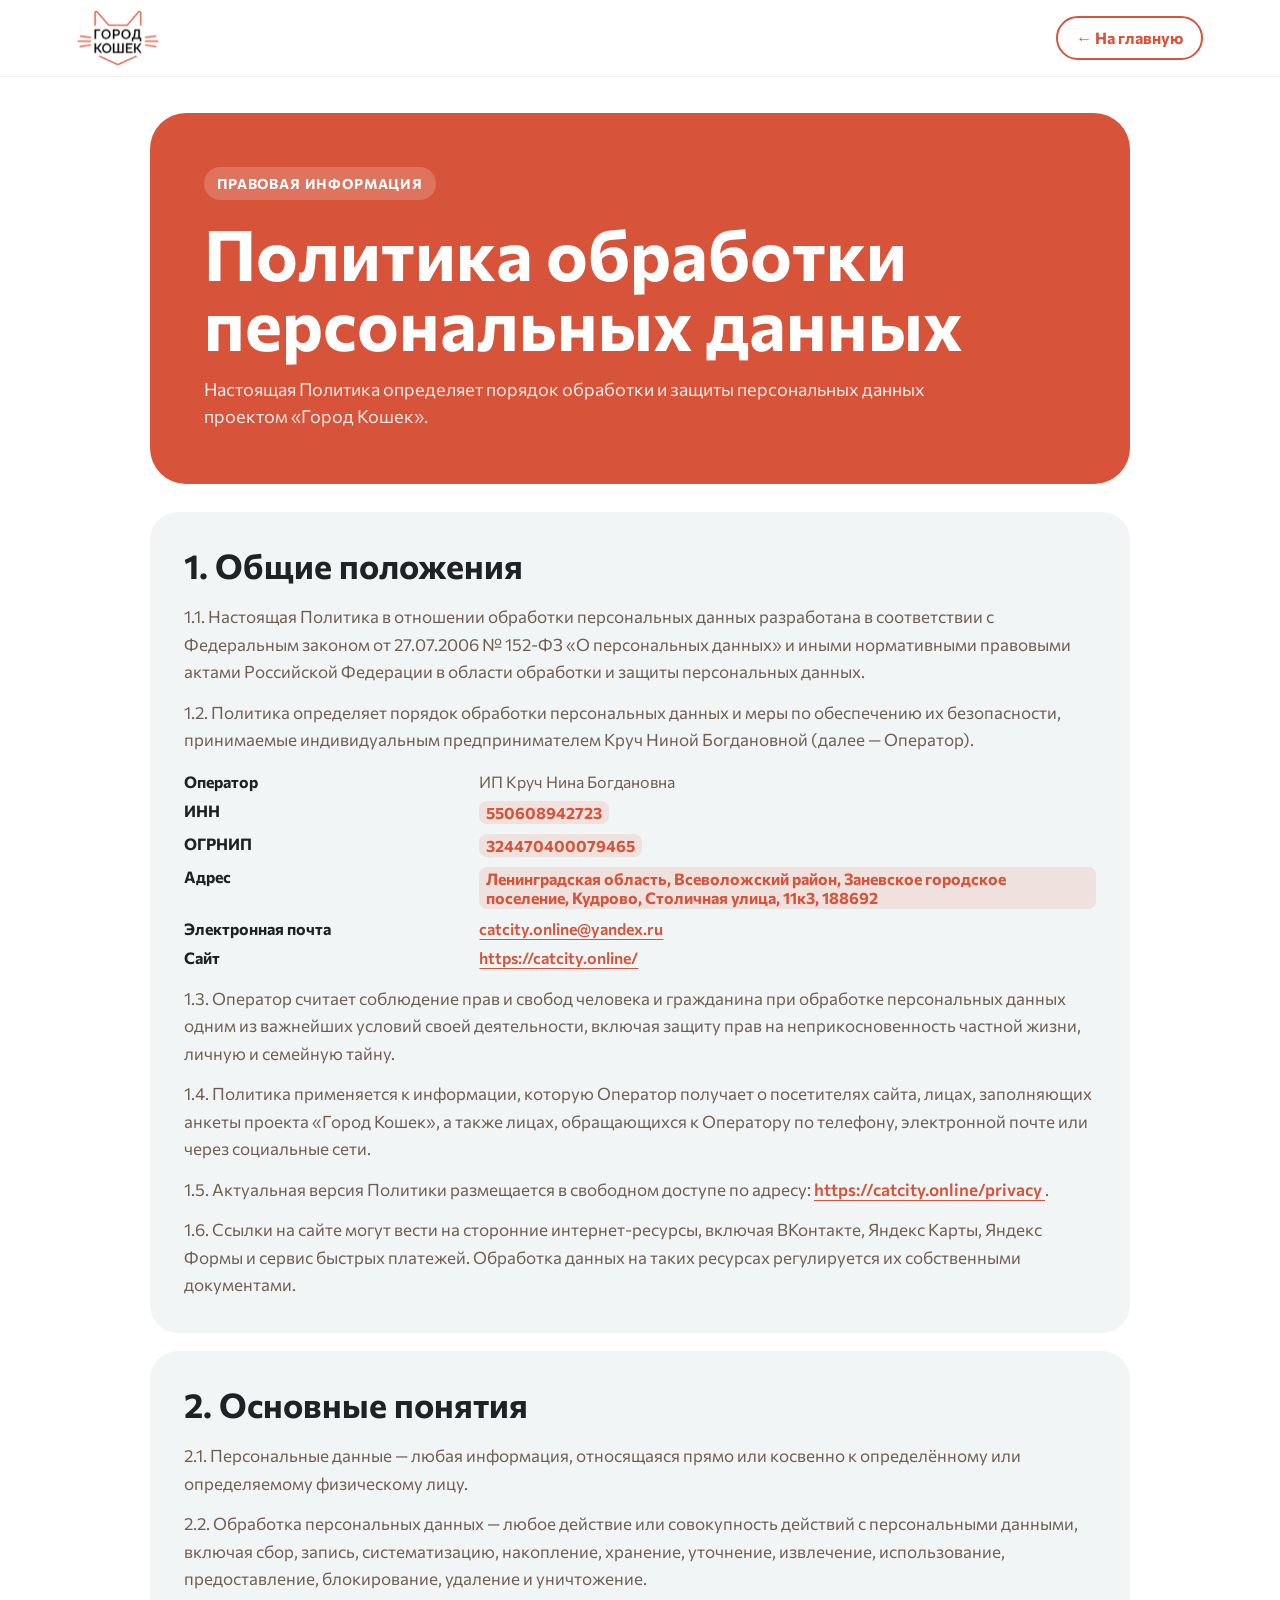
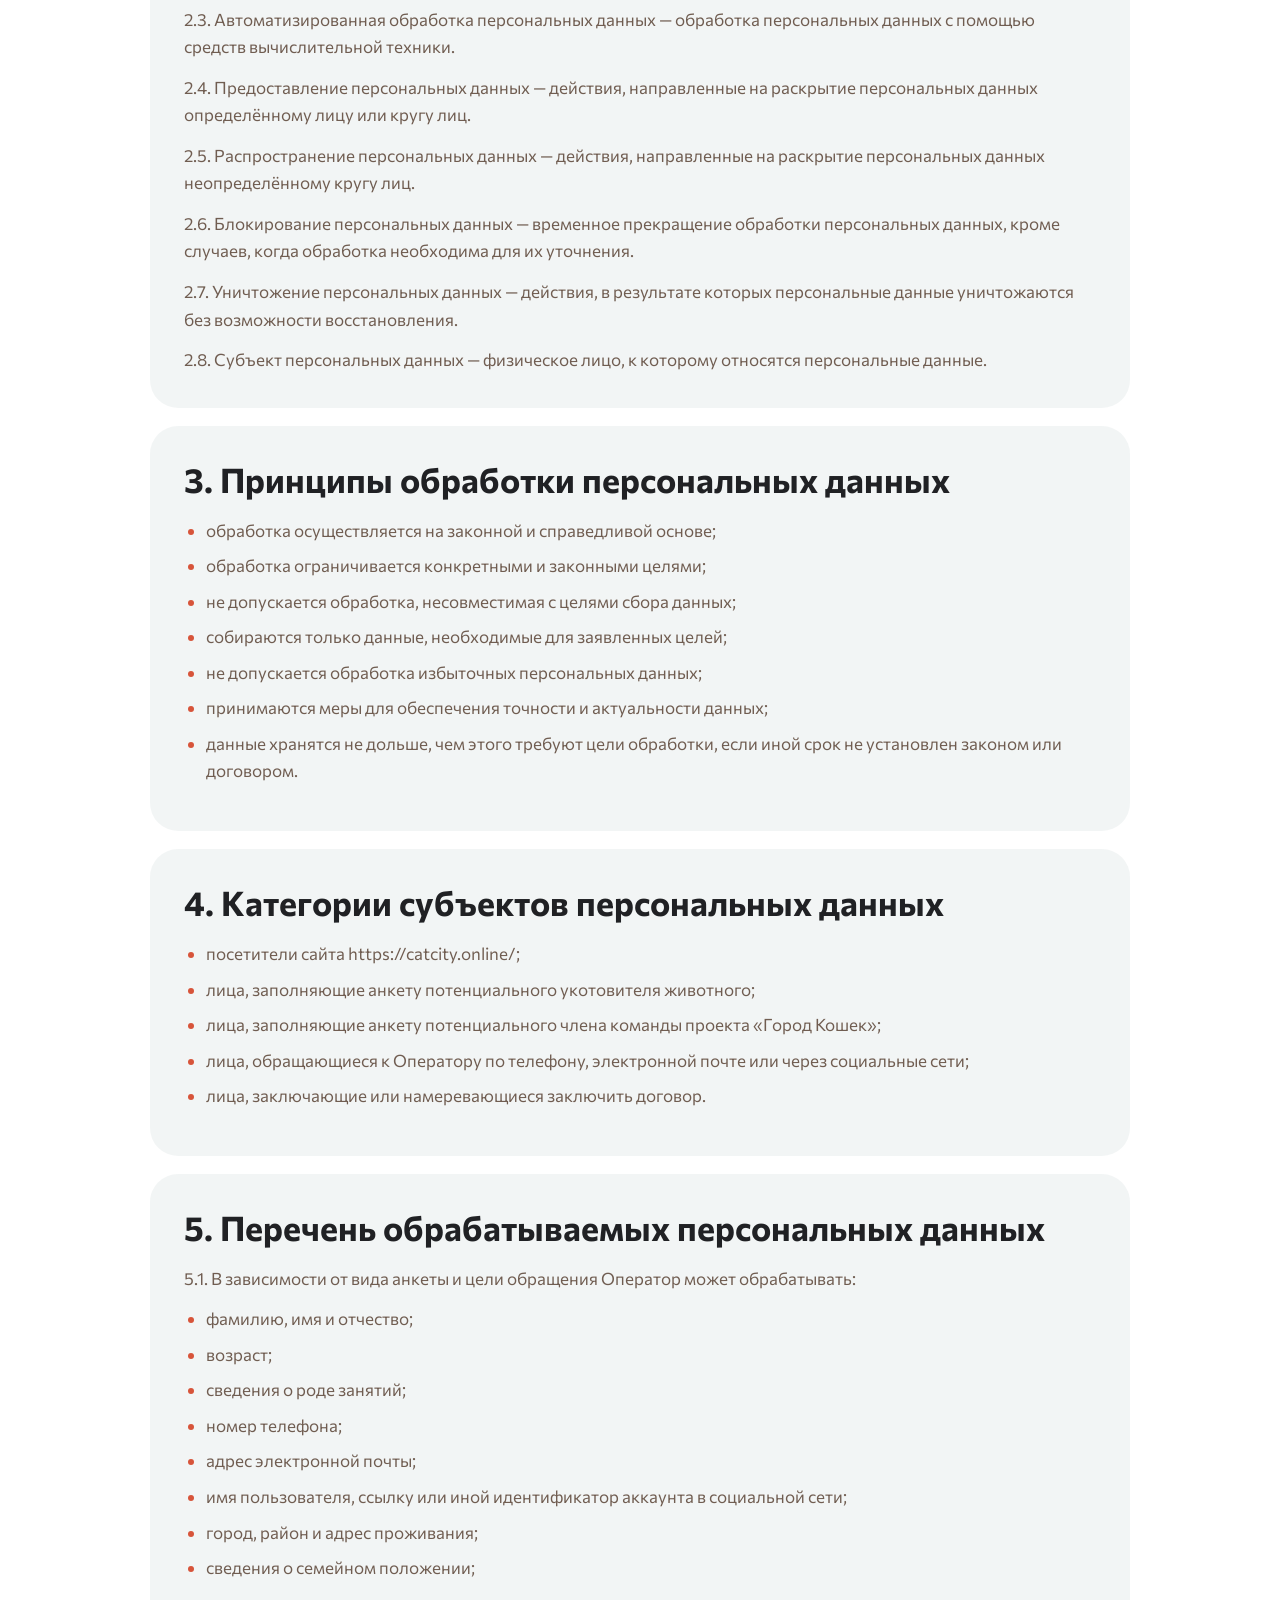
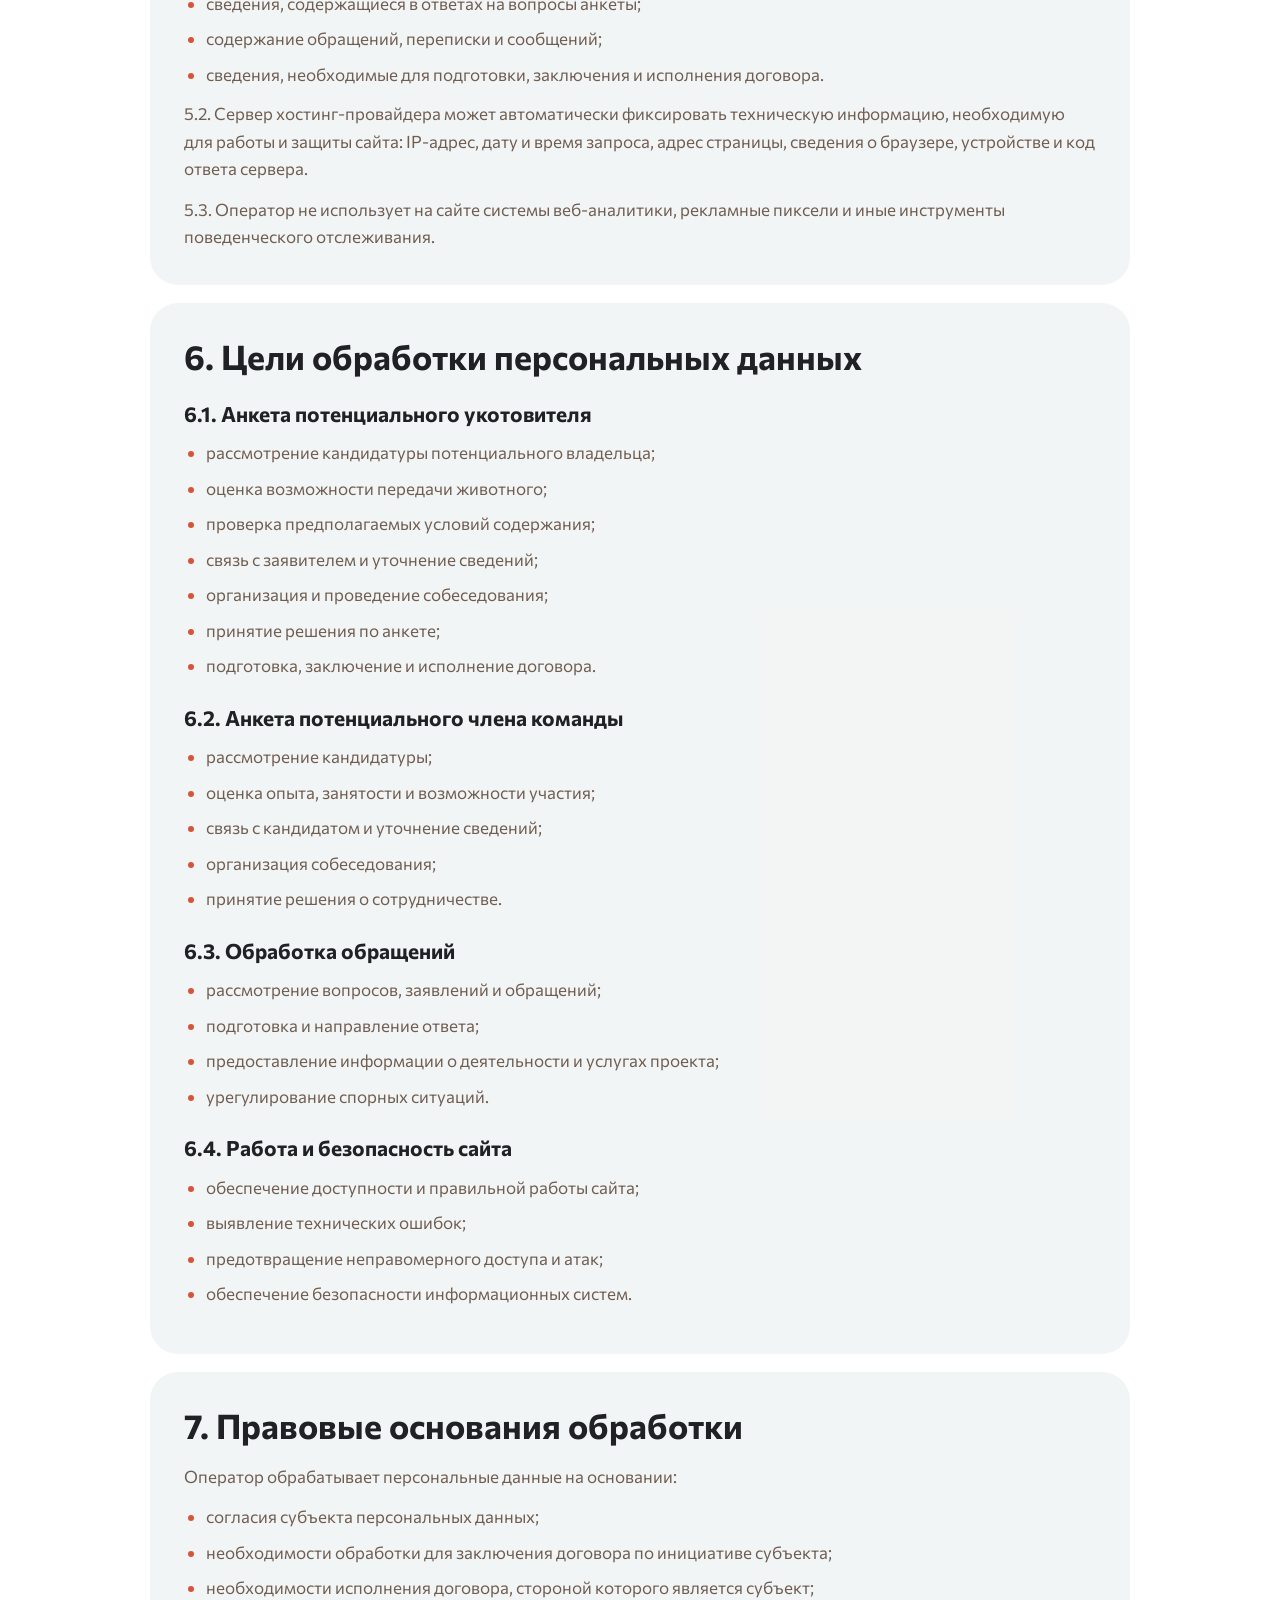
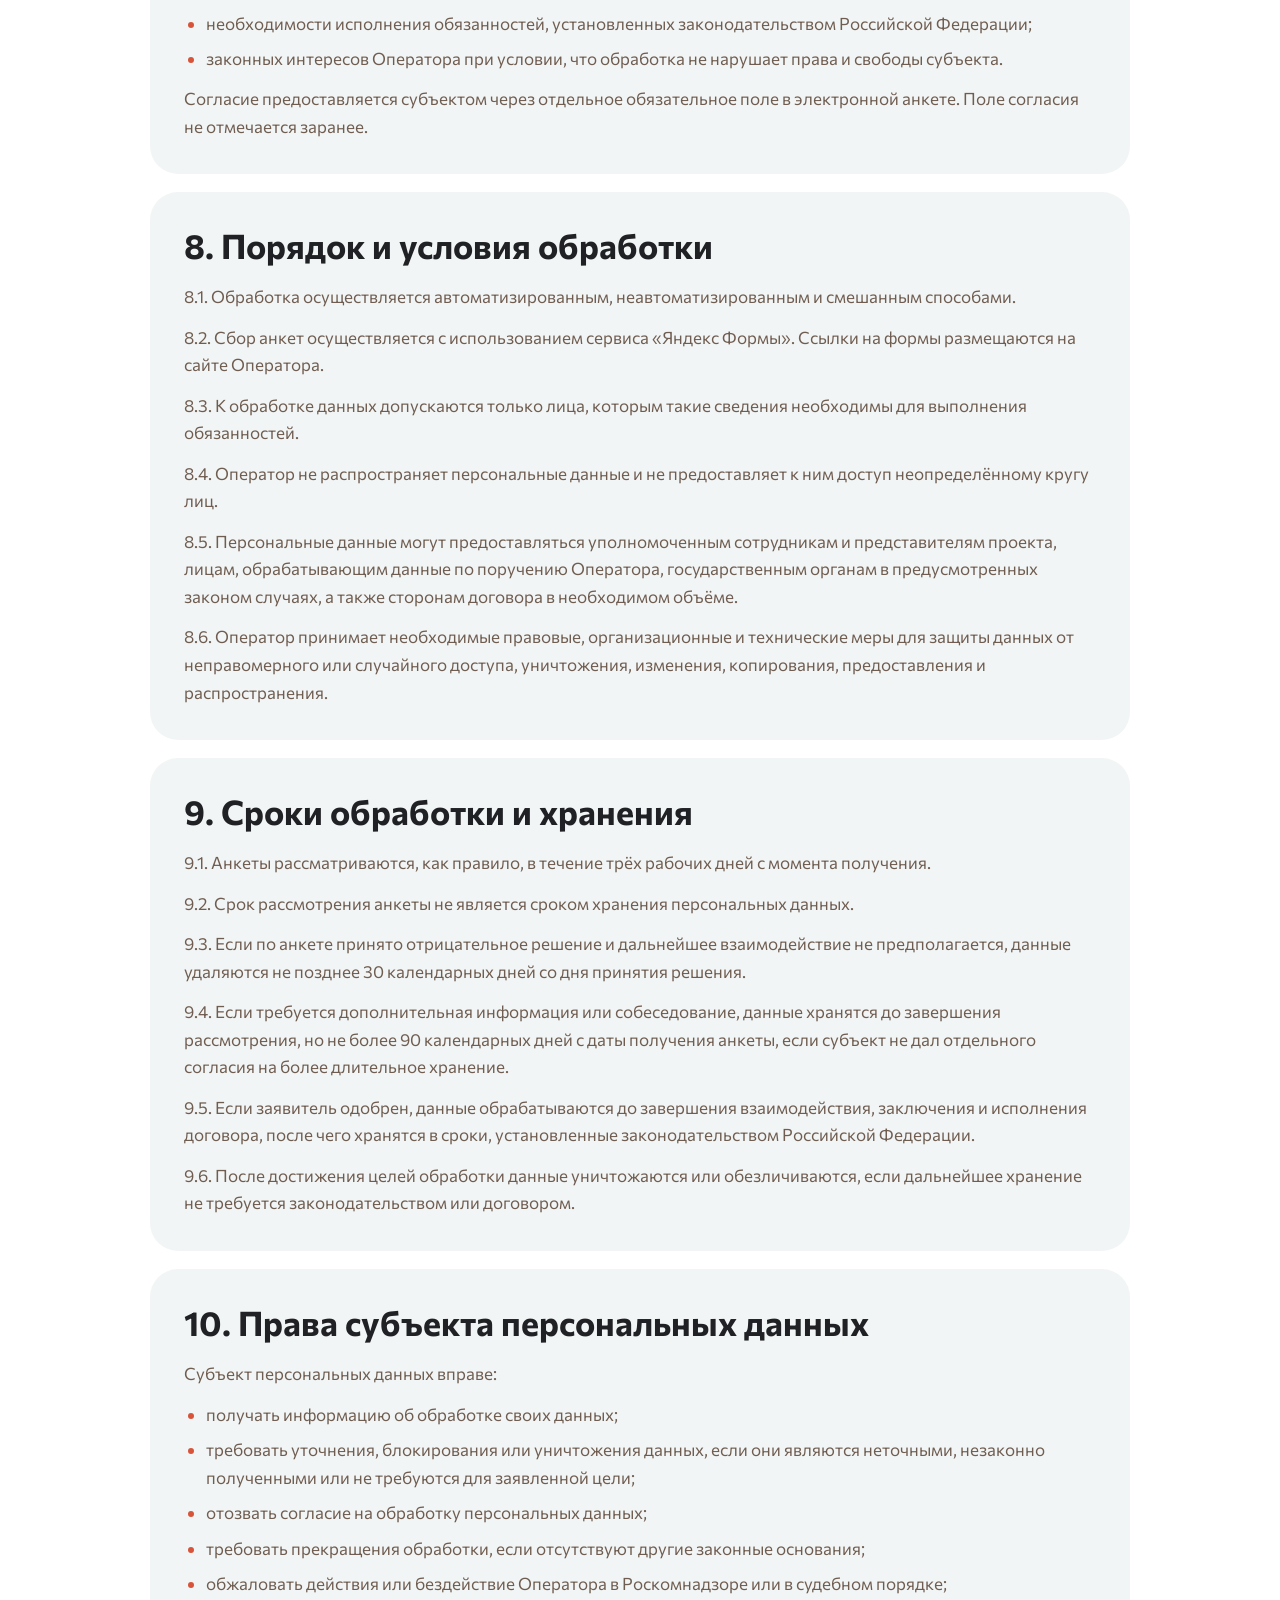
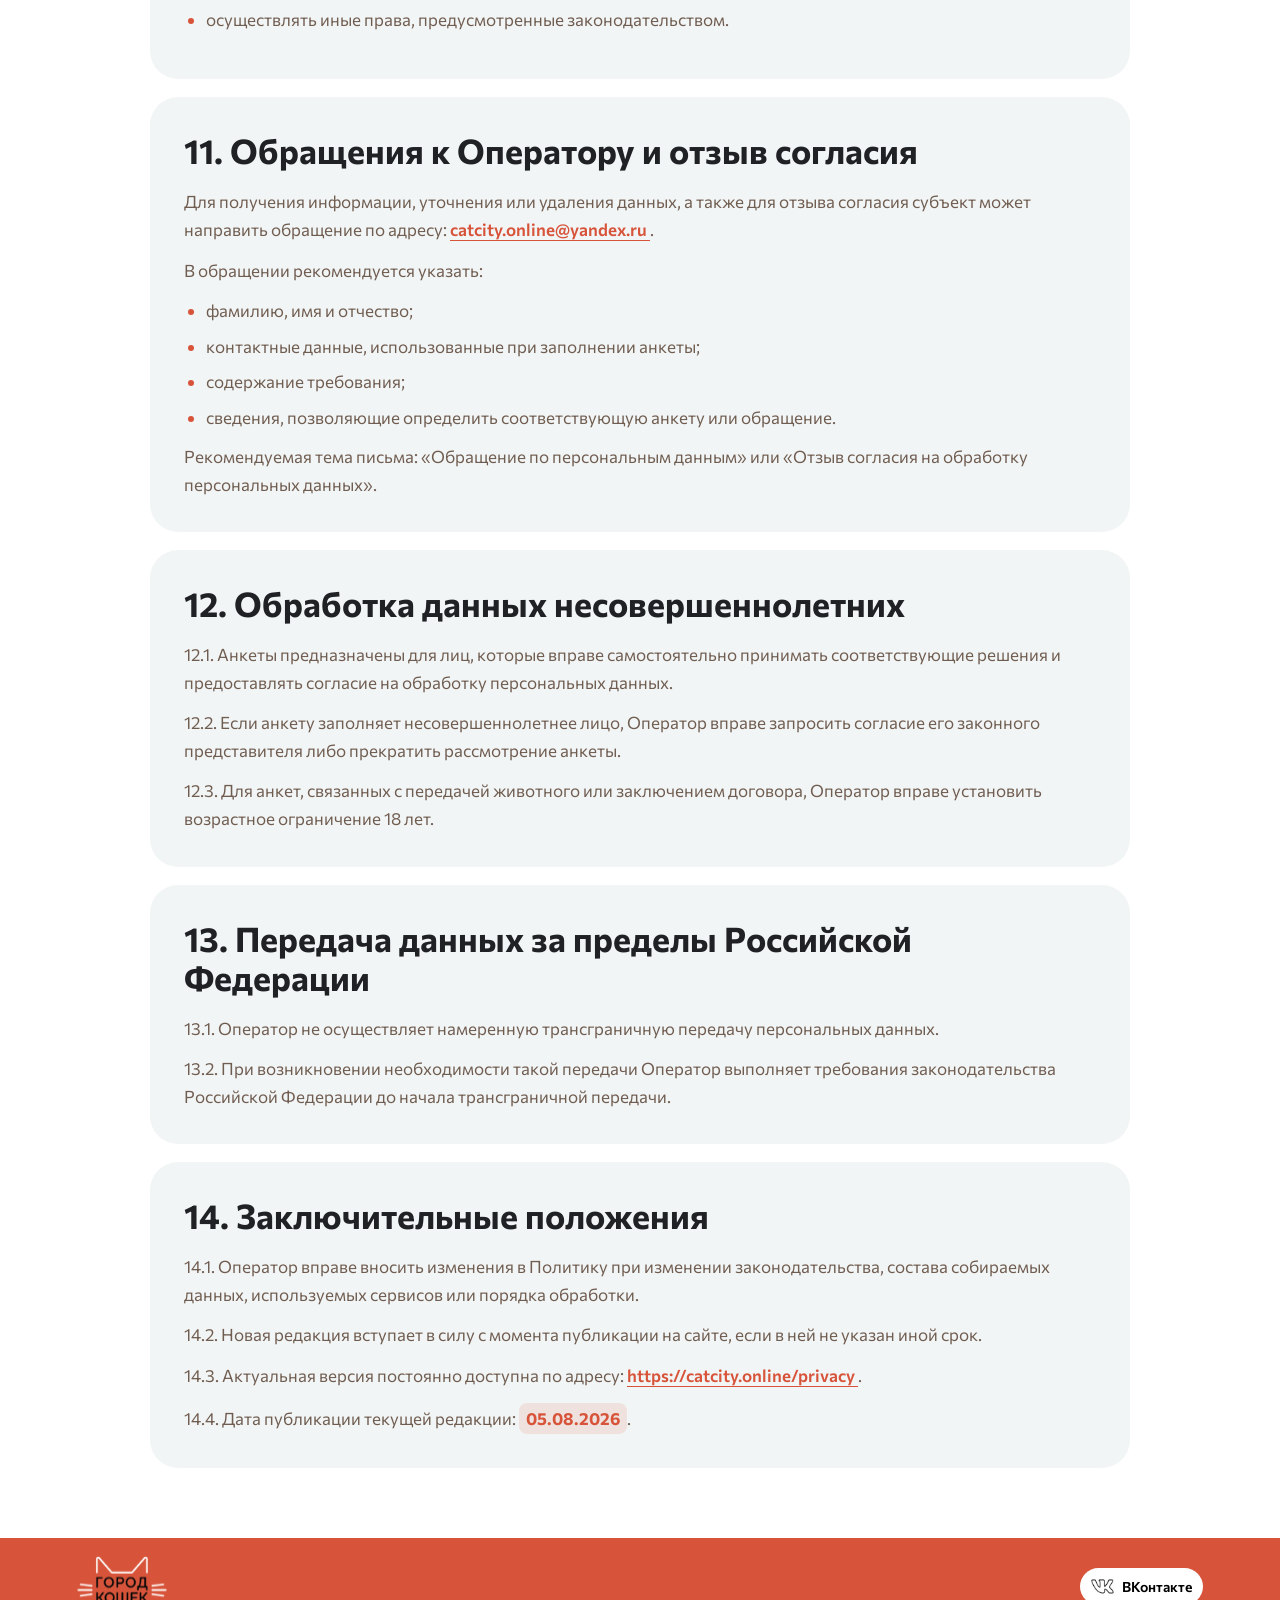
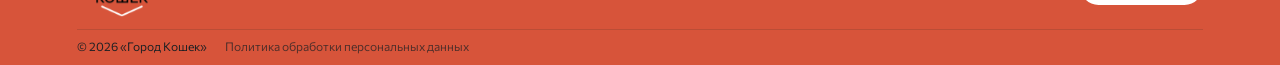
<file: privacy.html>
<!doctype html>
<html lang="ru">

<head>
    <meta charset="UTF-8">
    <meta name="viewport" content="width=device-width, initial-scale=1.0">

    <title>Политика обработки персональных данных — Город Кошек</title>
    <meta name="description" content="Политика в отношении обработки персональных данных проекта «Город Кошек».">

    <link rel="canonical" href="https://catcity.online/privacy">

    <link rel="icon" type="image/png" sizes="32x32" href="/images/favicon-32.png">
    <link rel="icon" type="image/png" sizes="16x16" href="/images/favicon-16.png">

    <link rel="apple-touch-icon" sizes="180x180" href="/images/apple-touch-icon.png">

    <link rel="stylesheet" href="/css/style.css">
</head>

<body class="privacyPage">
    <header class="privacyHeader">
        <a class="privacyHeader__logo" href="/" aria-label="На главную страницу">
            <img src="images/logo.svg" alt="Город Кошек">
        </a>

        <a class="privacyHeader__back" href="/">
            ← На главную
        </a>
    </header>

    <main class="privacyMain">
        <section class="privacyHero">
            <span class="privacyHero__label">Правовая информация</span>
            <h1>Политика обработки персональных данных</h1>
            <p>
                Настоящая Политика определяет порядок обработки и защиты
                персональных данных проектом «Город Кошек».
            </p>
        </section>

        <div class="privacyContent">
            <section class="privacySection">
                <h2>1. Общие положения</h2>

                <p>
                    1.1. Настоящая Политика в отношении обработки персональных данных
                    разработана в соответствии с Федеральным законом от 27.07.2006
                    № 152-ФЗ «О персональных данных» и иными нормативными правовыми
                    актами Российской Федерации в области обработки и защиты
                    персональных данных.
                </p>

                <p>
                    1.2. Политика определяет порядок обработки персональных данных
                    и меры по обеспечению их безопасности, принимаемые индивидуальным
                    предпринимателем Круч Ниной Богдановной
                    (далее — Оператор).
                </p>

                <dl class="privacyDetails">
                    <dt>Оператор</dt>
                    <dd>ИП Круч Нина Богдановна</dd>

                    <dt>ИНН</dt>
                    <dd><span class="privacyPlaceholder">550608942723</span></dd>

                    <dt>ОГРНИП</dt>
                    <dd><span class="privacyPlaceholder">324470400079465</span></dd>

                    <dt>Адрес</dt>
                    <dd><span class="privacyPlaceholder">Ленинградская область, Всеволожский район, Заневское городское поселение, Кудрово, Столичная улица, 11к3, 188692</span></dd>

                    <dt>Электронная почта</dt>
                    <dd>
                        <a class="privacyLink" href="mailto:catcity.online@yandex.ru">
                            catcity.online@yandex.ru
                        </a>
                    </dd>

                    <dt>Сайт</dt>
                    <dd>
                        <a class="privacyLink" href="https://catcity.online/">
                            https://catcity.online/
                        </a>
                    </dd>
                </dl>

                <p>
                    1.3. Оператор считает соблюдение прав и свобод человека и гражданина
                    при обработке персональных данных одним из важнейших условий своей
                    деятельности, включая защиту прав на неприкосновенность частной
                    жизни, личную и семейную тайну.
                </p>

                <p>
                    1.4. Политика применяется к информации, которую Оператор получает
                    о посетителях сайта, лицах, заполняющих анкеты проекта
                    «Город Кошек», а также лицах, обращающихся к Оператору по телефону,
                    электронной почте или через социальные сети.
                </p>

                <p>
                    1.5. Актуальная версия Политики размещается в свободном доступе
                    по адресу:
                    <a class="privacyLink" href="https://catcity.online/privacy">
                        https://catcity.online/privacy
                    </a>.
                </p>

                <p>
                    1.6. Ссылки на сайте могут вести на сторонние интернет-ресурсы,
                    включая ВКонтакте, Яндекс Карты, Яндекс Формы и сервис быстрых
                    платежей. Обработка данных на таких ресурсах регулируется их
                    собственными документами.
                </p>
            </section>

            <section class="privacySection">
                <h2>2. Основные понятия</h2>

                <p>
                    2.1. Персональные данные — любая информация, относящаяся прямо
                    или косвенно к определённому или определяемому физическому лицу.
                </p>

                <p>
                    2.2. Обработка персональных данных — любое действие или совокупность
                    действий с персональными данными, включая сбор, запись,
                    систематизацию, накопление, хранение, уточнение, извлечение,
                    использование, предоставление, блокирование, удаление и уничтожение.
                </p>

                <p>
                    2.3. Автоматизированная обработка персональных данных — обработка
                    персональных данных с помощью средств вычислительной техники.
                </p>

                <p>
                    2.4. Предоставление персональных данных — действия, направленные
                    на раскрытие персональных данных определённому лицу или кругу лиц.
                </p>

                <p>
                    2.5. Распространение персональных данных — действия, направленные
                    на раскрытие персональных данных неопределённому кругу лиц.
                </p>

                <p>
                    2.6. Блокирование персональных данных — временное прекращение
                    обработки персональных данных, кроме случаев, когда обработка
                    необходима для их уточнения.
                </p>

                <p>
                    2.7. Уничтожение персональных данных — действия, в результате
                    которых персональные данные уничтожаются без возможности восстановления.
                </p>

                <p>
                    2.8. Субъект персональных данных — физическое лицо, к которому
                    относятся персональные данные.
                </p>
            </section>

            <section class="privacySection">
                <h2>3. Принципы обработки персональных данных</h2>

                <ul>
                    <li>обработка осуществляется на законной и справедливой основе;</li>
                    <li>обработка ограничивается конкретными и законными целями;</li>
                    <li>не допускается обработка, несовместимая с целями сбора данных;</li>
                    <li>собираются только данные, необходимые для заявленных целей;</li>
                    <li>не допускается обработка избыточных персональных данных;</li>
                    <li>принимаются меры для обеспечения точности и актуальности данных;</li>
                    <li>
                        данные хранятся не дольше, чем этого требуют цели обработки,
                        если иной срок не установлен законом или договором.
                    </li>
                </ul>
            </section>

            <section class="privacySection">
                <h2>4. Категории субъектов персональных данных</h2>

                <ul>
                    <li>посетители сайта https://catcity.online/;</li>
                    <li>лица, заполняющие анкету потенциального укотовителя животного;</li>
                    <li>
                        лица, заполняющие анкету потенциального члена команды проекта «Город Кошек»;
                    </li>
                    <li>
                        лица, обращающиеся к Оператору по телефону, электронной почте
                        или через социальные сети;
                    </li>
                    <li>лица, заключающие или намеревающиеся заключить договор.</li>
                </ul>
            </section>

            <section class="privacySection">
                <h2>5. Перечень обрабатываемых персональных данных</h2>

                <p>
                    5.1. В зависимости от вида анкеты и цели обращения Оператор может
                    обрабатывать:
                </p>

                <ul>
                    <li>фамилию, имя и отчество;</li>
                    <li>возраст;</li>
                    <li>сведения о роде занятий;</li>
                    <li>номер телефона;</li>
                    <li>адрес электронной почты;</li>
                    <li>
                        имя пользователя, ссылку или иной идентификатор аккаунта
                        в социальной сети;
                    </li>
                    <li>город, район и адрес проживания;</li>
                    <li>сведения о семейном положении;</li>
                    <li>сведения, содержащиеся в ответах на вопросы анкеты;</li>
                    <li>содержание обращений, переписки и сообщений;</li>
                    <li>
                        сведения, необходимые для подготовки, заключения и исполнения договора.
                    </li>
                </ul>

                <p>
                    5.2. Сервер хостинг-провайдера может автоматически фиксировать
                    техническую информацию, необходимую для работы и защиты сайта:
                    IP-адрес, дату и время запроса, адрес страницы, сведения о браузере,
                    устройстве и код ответа сервера.
                </p>

                <p>
                    5.3. Оператор не использует на сайте системы веб-аналитики,
                    рекламные пиксели и иные инструменты поведенческого отслеживания.
                </p>
            </section>

            <section class="privacySection">
                <h2>6. Цели обработки персональных данных</h2>

                <h3>6.1. Анкета потенциального укотовителя</h3>
                <ul>
                    <li>рассмотрение кандидатуры потенциального владельца;</li>
                    <li>оценка возможности передачи животного;</li>
                    <li>проверка предполагаемых условий содержания;</li>
                    <li>связь с заявителем и уточнение сведений;</li>
                    <li>организация и проведение собеседования;</li>
                    <li>принятие решения по анкете;</li>
                    <li>подготовка, заключение и исполнение договора.</li>
                </ul>

                <h3>6.2. Анкета потенциального члена команды</h3>
                <ul>
                    <li>рассмотрение кандидатуры;</li>
                    <li>оценка опыта, занятости и возможности участия;</li>
                    <li>связь с кандидатом и уточнение сведений;</li>
                    <li>организация собеседования;</li>
                    <li>принятие решения о сотрудничестве.</li>
                </ul>

                <h3>6.3. Обработка обращений</h3>
                <ul>
                    <li>рассмотрение вопросов, заявлений и обращений;</li>
                    <li>подготовка и направление ответа;</li>
                    <li>предоставление информации о деятельности и услугах проекта;</li>
                    <li>урегулирование спорных ситуаций.</li>
                </ul>

                <h3>6.4. Работа и безопасность сайта</h3>
                <ul>
                    <li>обеспечение доступности и правильной работы сайта;</li>
                    <li>выявление технических ошибок;</li>
                    <li>предотвращение неправомерного доступа и атак;</li>
                    <li>обеспечение безопасности информационных систем.</li>
                </ul>
            </section>

            <section class="privacySection">
                <h2>7. Правовые основания обработки</h2>

                <p>Оператор обрабатывает персональные данные на основании:</p>

                <ul>
                    <li>согласия субъекта персональных данных;</li>
                    <li>
                        необходимости обработки для заключения договора
                        по инициативе субъекта;
                    </li>
                    <li>
                        необходимости исполнения договора, стороной которого
                        является субъект;
                    </li>
                    <li>
                        необходимости исполнения обязанностей, установленных
                        законодательством Российской Федерации;
                    </li>
                    <li>
                        законных интересов Оператора при условии, что обработка
                        не нарушает права и свободы субъекта.
                    </li>
                </ul>

                <p>
                    Согласие предоставляется субъектом через отдельное обязательное
                    поле в электронной анкете. Поле согласия не отмечается заранее.
                </p>
            </section>

            <section class="privacySection">
                <h2>8. Порядок и условия обработки</h2>

                <p>
                    8.1. Обработка осуществляется автоматизированным,
                    неавтоматизированным и смешанным способами.
                </p>

                <p>
                    8.2. Сбор анкет осуществляется с использованием сервиса
                    «Яндекс Формы». Ссылки на формы размещаются на сайте Оператора.
                </p>

                <p>
                    8.3. К обработке данных допускаются только лица, которым такие
                    сведения необходимы для выполнения обязанностей.
                </p>

                <p>
                    8.4. Оператор не распространяет персональные данные и не
                    предоставляет к ним доступ неопределённому кругу лиц.
                </p>

                <p>
                    8.5. Персональные данные могут предоставляться уполномоченным
                    сотрудникам и представителям проекта, лицам, обрабатывающим данные
                    по поручению Оператора, государственным органам в предусмотренных
                    законом случаях, а также сторонам договора в необходимом объёме.
                </p>

                <p>
                    8.6. Оператор принимает необходимые правовые, организационные
                    и технические меры для защиты данных от неправомерного или
                    случайного доступа, уничтожения, изменения, копирования,
                    предоставления и распространения.
                </p>
            </section>

            <section class="privacySection">
                <h2>9. Сроки обработки и хранения</h2>

                <p>
                    9.1. Анкеты рассматриваются, как правило, в течение
                    трёх рабочих дней с момента получения.
                </p>

                <p>
                    9.2. Срок рассмотрения анкеты не является сроком хранения
                    персональных данных.
                </p>

                <p>
                    9.3. Если по анкете принято отрицательное решение и дальнейшее
                    взаимодействие не предполагается, данные удаляются не позднее
                    30 календарных дней со дня принятия решения.
                </p>

                <p>
                    9.4. Если требуется дополнительная информация или собеседование,
                    данные хранятся до завершения рассмотрения, но не более
                    90 календарных дней с даты получения анкеты, если субъект
                    не дал отдельного согласия на более длительное хранение.
                </p>

                <p>
                    9.5. Если заявитель одобрен, данные обрабатываются до завершения
                    взаимодействия, заключения и исполнения договора, после чего
                    хранятся в сроки, установленные законодательством Российской Федерации.
                </p>

                <p>
                    9.6. После достижения целей обработки данные уничтожаются
                    или обезличиваются, если дальнейшее хранение не требуется
                    законодательством или договором.
                </p>
            </section>

            <section class="privacySection">
                <h2>10. Права субъекта персональных данных</h2>

                <p>Субъект персональных данных вправе:</p>

                <ul>
                    <li>получать информацию об обработке своих данных;</li>
                    <li>
                        требовать уточнения, блокирования или уничтожения данных,
                        если они являются неточными, незаконно полученными или
                        не требуются для заявленной цели;
                    </li>
                    <li>отозвать согласие на обработку персональных данных;</li>
                    <li>
                        требовать прекращения обработки, если отсутствуют другие
                        законные основания;
                    </li>
                    <li>
                        обжаловать действия или бездействие Оператора
                        в Роскомнадзоре или в судебном порядке;
                    </li>
                    <li>осуществлять иные права, предусмотренные законодательством.</li>
                </ul>
            </section>

            <section class="privacySection">
                <h2>11. Обращения к Оператору и отзыв согласия</h2>

                <p>
                    Для получения информации, уточнения или удаления данных,
                    а также для отзыва согласия субъект может направить обращение
                    по адресу:
                    <a class="privacyLink" href="mailto:catcity.online@yandex.ru">
                        catcity.online@yandex.ru
                    </a>.
                </p>

                <p>В обращении рекомендуется указать:</p>

                <ul>
                    <li>фамилию, имя и отчество;</li>
                    <li>контактные данные, использованные при заполнении анкеты;</li>
                    <li>содержание требования;</li>
                    <li>
                        сведения, позволяющие определить соответствующую анкету
                        или обращение.
                    </li>
                </ul>

                <p>
                    Рекомендуемая тема письма:
                    «Обращение по персональным данным» или
                    «Отзыв согласия на обработку персональных данных».
                </p>
            </section>

            <section class="privacySection">
                <h2>12. Обработка данных несовершеннолетних</h2>

                <p>
                    12.1. Анкеты предназначены для лиц, которые вправе самостоятельно
                    принимать соответствующие решения и предоставлять согласие
                    на обработку персональных данных.
                </p>

                <p>
                    12.2. Если анкету заполняет несовершеннолетнее лицо, Оператор
                    вправе запросить согласие его законного представителя либо
                    прекратить рассмотрение анкеты.
                </p>

                <p>
                    12.3. Для анкет, связанных с передачей животного или заключением
                    договора, Оператор вправе установить возрастное ограничение 18 лет.
                </p>
            </section>

            <section class="privacySection">
                <h2>13. Передача данных за пределы Российской Федерации</h2>

                <p>
                    13.1. Оператор не осуществляет намеренную трансграничную передачу
                    персональных данных.
                </p>

                <p>
                    13.2. При возникновении необходимости такой передачи Оператор
                    выполняет требования законодательства Российской Федерации
                    до начала трансграничной передачи.
                </p>
            </section>

            <section class="privacySection">
                <h2>14. Заключительные положения</h2>

                <p>
                    14.1. Оператор вправе вносить изменения в Политику при изменении
                    законодательства, состава собираемых данных, используемых сервисов
                    или порядка обработки.
                </p>

                <p>
                    14.2. Новая редакция вступает в силу с момента публикации на сайте,
                    если в ней не указан иной срок.
                </p>

                <p>
                    14.3. Актуальная версия постоянно доступна по адресу:
                    <a class="privacyLink" href="https://catcity.online/privacy">
                        https://catcity.online/privacy
                    </a>.
                </p>

                <p>
                    14.4. Дата публикации текущей редакции:
                    <span class="privacyPlaceholder">05.08.2026</span>.
                </p>
            </section>
        </div>
    </main>

    <footer class="footer privacyFooter">
        <div class="footer__main">
            <a class="footer__logo" href="/" aria-label="На главную">
                <img src="images/logo-footer.svg" alt="Город Кошек">
            </a>

            <a class="footer__vk" href="https://vk.com/catcity_spb" target="_blank" rel="noopener noreferrer" aria-label="Город Кошек во ВКонтакте">
                <img src="images/vk.svg" alt="">
                <span>ВКонтакте</span>
            </a>
        </div>

        <div class="privacyFooter__legal">
            <span>© 2026 «Город Кошек»</span>
            <a href="/privacy">Политика обработки персональных данных</a>
        </div>
    </footer>
    <script src="/js/script.js"></script>
</body>

</html>
</file>
<file: css/style.css>
:root {
    --orange: #D7543A;
    --orange-light: #E28468;
    --beige: #ebefef;
    --cream: #fff8ef;
    --ink: #202124;
    --muted: #705d51;
}

@font-face {
    font-family: "Commissioner";
    src: url("../fonts/Commissioner-Variable.ttf") format("truetype");
    font-weight: 100 900;
    font-style: normal;
    font-display: swap;
}

* {
    box-sizing: border-box;
}

body {
    margin: 0;
    font-family: "Commissioner", sans-serif;
    color: var(--ink);
    background: white;
}

.header {
    position: sticky;
    top: 0;
    z-index: 5;

    display: flex;
    align-items: center;
    gap: 20px;

    padding: 10px 6vw;
    background: rgb(255 255 255 / 0.9);
}

.nav {
    display: flex;
    align-items: center;
    gap: 24px;
    margin-left: auto;
    font-size: 18px;
}

.navVk {
    margin-left: 0;
    margin-top: 8px;
}

.nav a {
    color: black;
    text-decoration: none;
}

.nav a.navDonate {
    color: var(--orange);
    font-weight: 600;

}

.menuBtn {
    display: none;
    border: 0;
    border-radius: 999px;
    padding: 10px 16px;
    color: var(--orange);
    font-weight: 800;
    font-size: 18px;
    background: transparent;
}

section {
    padding: 36px 6vw;
}

[id] {
    scroll-margin-top: 80px;
}

.hero {
    position: relative;
    overflow: hidden;
    display: grid;
    grid-template-columns: minmax(0, 50%) minmax(0, 50%);
    gap: 32px;
    align-items: center;
    width: calc(100% - 12vw);
    max-width: none;
    margin: 40px 6vw;
    min-height: 560px;
    padding: 35px 40px;
    background: var(--orange);
    color: #fff;
    border-radius: 42px 42px 42px 42px;
}

.hero::before {
    content: "";
    position: absolute;
    width: 560px;
    height: 580px;
    left: 0px;
    top: 0px;
    background: url("../images/paw.svg") center / contain no-repeat;
    opacity: 0.08;
    transform: rotate(-25deg);
    pointer-events: none;
}

.hero > div:first-child {
    position: relative;
    z-index: 1;
}

.hero h1 {
    margin: 0 0 24px;
    max-width: 700px;
    font-size: clamp(48px, 6vw, 82px);
    line-height: 0.98;
}

.hero .lead {
    margin: 0 0 10px;
    max-width: 620px;
    font-size: 18px;
    line-height: 1.5;
    color: white;
}

.actions {
    display: flex;
    flex-wrap: wrap;
    gap: 14px;
    margin-top: 28px;
}

.heroPhoto {
    position: relative;
    z-index: 1;
    display: flex;
    align-items: flex-end;
    justify-content: center;
    width: 100%;
    min-width: 0;
    height: 100%;
    overflow: hidden;
}

.heroPhoto img {
    display: block;
    width: 100%;
    max-width: 620px;
    height: auto;
    object-fit: contain;
    margin: 0;
    transform: none;
}

.addresses {
    display: flex;
    flex-wrap: wrap;
    gap: 12px;
    margin-top: 34px;
}

.address {
    display: flex;
    flex-direction: column;
    gap: 5px;
    min-width: 210px;
    padding: 16px 20px;
    color: #fff;
    text-decoration: none;
    background: rgb(255 255 255 / 14%);
    border: 1px solid rgb(255 255 255 / 25%);
    border-radius: 24px 24px 24px 8px;
    transition: transform 0.2s ease,
        background 0.2s ease;
}

.address:hover {
    transform: translateY(-3px);
    background: rgb(255 255 255 / 22%);
}

.address b {
    font-size: 15px;
    text-transform: uppercase;
}

.address span {
    font-size: 13px;
    color: rgb(255 255 255 / 78%);
}

h1 {
    max-width: 720px;
    margin: 18px 0;
    font-size: clamp(48px, 7vw, 96px);
    line-height: .9;
}

h2 {
    margin: 0;
    font-size: clamp(34px, 4vw, 54px);
    line-height: 1;
}

.lead,
.sectionHead p,
.catCard p {
    color: var(--muted);
    font-size: 20px;
    line-height: 1.35;
}

.catsMore {
    display: flex;
    flex-wrap: wrap;
    justify-content: center;
    gap: 22px;
    margin-top: 36px;
}

.btn {
    display: inline-flex;
    align-items: center;
    justify-content: center;
    min-height: 50px;
    padding: 0 22px;
    background: transparent;
    border: 2px solid #fff;
    border-radius: 999px;
    color: #fff;
    font: inherit;
    text-decoration: none;
    font-weight: 800;
    cursor: pointer;
}


.btn.application {
    font-weight: 700;
    background: transparent;
    color: var(--orange);
    border: none;
}

.btn.application:hover {
    text-decoration: underline;
    text-underline-offset: 5px;
}


.btn.support,
.btn.catsPlus {
    background: var(--orange);
    border-color: var(--orange);
    color: white;
    font-weight: 700;
}

.btn.catsAll {
    border-color: var(--orange);
    color: var(--orange);
    font-weight: 700;
}

.btn.ghost {
    background: white;
    color: var(--orange);
}


.btn.form {
    width: fit-content;
    max-width: 100%;
    justify-self: start;

    background: var(--orange);
    border-color: var(--orange);
    color: white;
    font-weight: 500;

    white-space: normal;
    text-align: center;
}

.sectionHead {
    display: flex;
    justify-content: space-between;
    gap: 30px;
    margin-bottom: 30px;
}

.sectionHead p {
    max-width: 460px;
    margin: 0;
}

.catsGrid {
    display: grid;
    grid-template-columns: repeat(3, 1fr);
    gap: 18px;
}

.catCard {
    overflow: hidden;
    padding: 0;
    border-radius: 28px;
    background: rgb(235 239 239 / 0.8);
    box-shadow: 0 14px 30px rgb(105 65 38 / 0.08);
    cursor: pointer;
    transition:
        transform 0.2s ease,
        box-shadow 0.2s ease,
        background 0.2s ease;
}

.catCard:hover {
    transform: translateY(-2px);
    box-shadow: 0 8px 15px var(--orange-light);
}

.catCard:focus-visible {
    outline: 3px solid var(--orange-light);
}

.catNanny__card {
    padding: 24px;
    border: 2px solid #000;
    border-radius: 28px;

}

.catNanny__card h3 {
    margin: 0 0 18px;
    font-size: 24px;
}

.catNanny__price {
    display: flex;
    justify-content: space-between;
    gap: 16px;
    padding: 6px 0;
}

.catNanny__details {
    margin-top: 24px;
}

.catNanny__details h4 {
    margin: 0 0 14px;
    font-size: 18px;
}

.catNanny__details p {
    margin: 0 0 12px;
    line-height: 1.4;
}

.catNanny__details p:last-child {
    margin-bottom: 0;
}

.filters {
    display: flex;
    flex-wrap: wrap;
    gap: 10px;
    margin-bottom: 22px;
}

.filter {
    border: 0;
    border-radius: 999px;
    padding: 11px 16px;
    background: rgba(215, 84, 58, 0.12);
    color: var(--muted);
    cursor: pointer;
    font-weight: 700;
}

.filter.active {
    background: var(--orange);
    color: white;
}

.catImg {
    display: block;

    width: 100%;
    height: 360px;

    object-fit: cover;
    object-position: center;
}

.catCard p {
    margin-left: 22px;
    margin-right: 22px;

    margin-top: 5px;
}

.catCard h3 {
    margin-left: 22px;
    margin-right: 22px;
    margin-bottom: 10px;
    font-size: 30px;
}

.catHistory {
    margin-left: 22px;
    margin-right: 22px;
    margin-bottom: 10px;
    font-size: 30px;
    padding: 6px 10px;

    border: 0;
    border-radius: 999px;

    background: var(--orange);
    color: white;

    font-size: 14px;
    cursor: pointer;
}

.catBirthday {
    display: inline-block;

    margin-left: 8px;
    padding: 6px 10px;

    border-radius: 999px;

    background: rgba(225, 113, 86, .12);
    color: var(--orange);

    font-size: 14px;
}

.catCard.hidden {
    display: none;
}

.catNanny {
    display: block;
    margin: 0;
    color: var(--ink);
}

.catNanny__content p {
    margin: 0 0 18px;
    color: var(--muted);
    font-size: 20px;
    line-height: 1.4;
}

.catNanny__grid {
    display: grid;
    grid-template-columns: 1.3fr 0.7fr;
    gap: 18px;
    align-items: center;
}


.catName {
    color: inherit;
    font: inherit;
}

.modal {
    position: fixed;
    inset: 0;
    z-index: 50;
    display: none;
    align-items: center;
    justify-content: center;
    padding: 24px;
}

.modal.open {
    display: flex;
}

.modalOverlay {
    position: absolute;
    inset: 0;
    background: rgba(32, 33, 36, .48);
    backdrop-filter: blur(6px);
}

.modalWindow {
    position: relative;
    z-index: 1;
    width: min(920px, 100%);
    overflow: hidden;
    display: grid;
    grid-template-columns: .9fr 1.1fr;
    gap: 0;
    border-radius: 34px;
    background: var(--cream);
    box-shadow: 0 30px 80px rgba(0, 0, 0, .25);
}

.modalImg {
    display: block;

    width: 100%;
    height: 100%;
    min-height: 460px;

    object-fit: cover;
    object-position: center;
}

.modalContent {
    padding: 38px;
}

.modalLabel {
    display: inline-block;
    margin: 0 0 12px;
    padding: 8px 12px;
    border-radius: 999px;
    background: rgba(225, 113, 86, .12);
    color: var(--orange);
    font-weight: 800;
}

.modalContent h2 {
    margin-bottom: 18px;
}

.modalContent p {
    color: var(--muted);
    font-size: 20px;
    line-height: 1.4;
}

.modalClose,
.teamModal__close {
    position: absolute;
    top: 16px;
    right: 16px;
    z-index: 2;
    width: 42px;
    height: 42px;
    border: 0;
    border-radius: 50%;
    background: white;
    color: var(--orange);
    font-size: 30px;
    line-height: 1;
    cursor: pointer;
    box-shadow: 0 10px 24px rgba(0, 0, 0, .12);
}

.aboutProject {
    display: flex;
    flex-direction: column;
    align-items: center;
    gap: 32px;
}

.aboutProject__label {
    align-self: flex-start;
    display: inline-block;
    padding: 9px 14px;
    border-radius: 999px;
    background: rgba(215, 84, 58, 0.12);
    color: var(--orange);
    font-size: 18px;
    font-weight: 700;
    text-transform: uppercase;
    letter-spacing: 0.08em;
}

.aboutProject__date {
    width: min(600px, 100%);
    animation: dateSwing 4s ease-in-out infinite;
    transform-origin: center top;
}

.aboutProject__sign {
    display: block;
    width: 100%;
    height: auto;
    overflow: visible;
}

.dateCircle__text {
    fill: white;
    font-family: "Commissioner", sans-serif;
    font-size: 42px;
    font-weight: 600;
    letter-spacing: 2px;
    text-transform: uppercase;
}

.dateCircle__number {
    fill: white;
    font-family: "Commissioner", sans-serif;
    font-size: 105px;
    font-weight: 700;
}

.aboutProject__content {
    width: 100%;
    max-width: 1000px;
    margin: 0 auto;
}

.aboutProject__content > p {
    margin: 0 0 18px;
    color: var(--muted);
    font-size: 20px;
    line-height: 1.4;
}

.aboutProject__content .aboutProject__lead {
    max-width: 900px;
    margin: 0 auto;
    color: var(--ink);
    font-size: clamp(25px, 3vw, 34px);
    font-weight: 600;
    line-height: 1.35;
    text-align: center;
}

.aboutProject__fact {
    display: grid;
    grid-template-columns: 58px minmax(0, 1fr);
    gap: 20px;
    align-items: center;
    margin: 20px 0;
    padding: 28px;
    border-left: 4px solid var(--orange);
    border-radius: 0 28px 28px 0;
    background: rgba(215, 84, 58, 0.08);
}

.aboutProject__fact span {
    display: grid;
    place-items: center;
    width: 58px;
    height: 58px;
    border-radius: 18px;
    background: white;
    color: var(--orange);
    font-size: 30px;
}

.aboutProject__fact p {
    margin: 0;
    color: var(--ink);
    font-size: 21px;
    font-weight: 600;
    line-height: 1.45;
}

.aboutProject__content .aboutProject__final {
    color: var(--ink);
    font-weight: 600;
}

.aboutProject__actions {
    display: flex;
    flex-wrap: wrap;
    justify-content: center;
    align-items: center;
    gap: 22px;
    margin-top: 36px;
}

.visit__grid {
    position: relative;
    overflow: hidden;
    display: grid;
    grid-template-columns: minmax(0, 70%) minmax(0, 30%);
    gap: 32px;
    align-items: center;

}


.visitRules {
    line-height: 1.4;
    padding: 6px 24px 6px 24px;
    background: rgba(215, 84, 58, 0.12);
    border-radius: 28px;
    box-shadow: 0 5px 10px rgba(0, 0, 0, .09);
}

.priceCard {
    padding: 24px 24px 12px 24px;
    background: rgb(235, 239, 239, 0.8);
    border-radius: 28px;
    box-shadow: 0 5px 10px rgba(0, 0, 0, .07);
}

.visitRules p {
    margin: 18px 0 18px;
    font-size: 20px;
    line-height: 1.45;
    color: var(--muted);
}

.visitPrices {
    display: grid;
    grid-template-columns: repeat(1, 2fr);
    gap: 20px;
}

.priceCard h3 {
    margin: 0 0 18px;
    color: black;
}


.priceCard p {
    margin: 0 0 12px;
    line-height: 1.5;
}


.priceCard strong {
    color: black;
}

.team {
    overflow: hidden;
}

.teamLeaders {
    display: grid;
    grid-template-columns: repeat(3, minmax(0, 1fr));
    gap: 24px;
}

.teamCard {
    overflow: hidden;
    background: rgb(235 239 239 / 0.8);
    border-radius: 28px;
    box-shadow: 0 8px 24px rgb(0 0 0 / 0.08);
    transition:
        transform 0.2s ease,
        box-shadow 0.2s ease;
}

.teamCard:hover {
    transform: translateY(-3px);
    box-shadow: 0 14px 30px rgb(0 0 0 / 0.12);
}

.teamCard img {
    display: block;
    width: 100%;
    aspect-ratio: 4 / 5;
    object-fit: cover;
    object-position: center;
}

.teamCard__content {
    padding: 22px;
}

.teamCard__content h3 {
    margin: 0 0 8px;
    font-size: 26px;
}

.teamCard__content p {
    margin: 0;
    color: var(--muted);
    font-size: 18px;
    line-height: 1.4;
}

.teamGalleryBlock {
    margin-top: 64px;
}

.teamGalleryBlock__title {
    margin: 0 0 22px;
    font-size: 32px;
}

.teamGallery {
    display: grid;
    grid-auto-flow: column;
    grid-auto-columns: minmax(280px, 38%);
    gap: 18px;

    overflow-x: auto;
    padding: 4px 4px 18px;

    scroll-snap-type: x mandatory;
    scroll-behavior: smooth;
    overscroll-behavior-inline: contain;
    scrollbar-width: thin;
}

.teamGallery img {
    display: block;
    width: 100%;
    object-fit: cover;

    border-radius: 26px;
    scroll-snap-align: start;
}

.teamGallery__image {
    display: block;
    width: 100%;
    aspect-ratio: 4 / 5;
    object-fit: cover;
    object-position: center;
    border-radius: 26px;
    cursor: zoom-in;
}

.teamModal {
    position: fixed;
    inset: 0;
    z-index: 100;

    display: none;
    align-items: center;
    justify-content: center;

    padding: 24px;
}

.teamModal.open {
    display: flex;
}

.teamModal__overlay {
    position: absolute;
    inset: 0;
    background: rgb(0 0 0 / 0.75);
    backdrop-filter: blur(5px);
}

.teamModal__window {
    position: relative;
    z-index: 1;

    display: flex;
    align-items: center;
    justify-content: center;

    width: min(1000px, 100%);
    max-height: calc(100vh - 48px);
}

.teamModal__image {
    display: block;

    max-width: 100%;
    max-height: calc(100vh - 48px);

    object-fit: contain;
    border-radius: 24px;
}

.teamJoin {
    display: flex;
    align-items: center;
    justify-content: space-between;
    gap: 30px;

    margin-top: 58px;
    padding: 36px 44px 36px 44px;

    color: white;
    background: var(--orange);
    border-radius: 34px;
}

.teamJoin__content {
    max-width: 700px;
}

.teamJoin__content h3 {
    margin: 0 0 12px;
    font-size: clamp(28px, 4vw, 42px);
}

.teamJoin__content p {
    margin: 0;
    color: rgb(255 255 255 / 0.88);
    font-size: 19px;
    line-height: 1.5;
}

.teamJoin__button {
    flex-shrink: 0;
    background: white;
    border-color: white;
    color: var(--orange);
}

.teamModal__nav {
    position: absolute;
    top: 50%;
    z-index: 3;

    width: 50px;
    height: 50px;
    padding: 0;

    border: 0;
    border-radius: 50%;

    background: rgb(255 255 255 / 0.94);
    color: var(--orange);

    font-size: 36px;
    line-height: 1;

    cursor: pointer;
    transform: translateY(-50%);
    box-shadow: 0 10px 24px rgb(0 0 0 / 0.18);
}

.teamModal__nav--prev {
    left: 14px;
}

.teamModal__nav--next {
    right: 14px;
}

.teamModal__nav:focus-visible {
    outline: 3px solid white;
    outline-offset: 3px;
}


.catNannyGallery {
    margin-top: 32px;
}

.catNannyGallery__title {
    margin: 0 0 20px;
    font-size: 28px;
    line-height: 1.2;
}

.catNannyGallery__carousel {
    position: relative;
    display: grid;
    grid-template-columns: 44px minmax(0, 1fr) 44px;
    align-items: center;
    gap: 12px;
}

.catNannyGallery__viewport {
    overflow: hidden;
}

.catNannyGallery__track {
    display: flex;
    gap: 12px;
    overflow-x: auto;
    scroll-behavior: smooth;
    scroll-snap-type: x mandatory;
    scrollbar-width: none;
}

.catNannyGallery__track::-webkit-scrollbar {
    display: none;
}

.catNannyGallery__item {
    flex: 0 0 calc((100% - 24px) / 3);

    display: flex;
    align-items: flex-start;
    justify-content: center;

    min-width: 0;
    padding: 0;
    border: 0;

    background: transparent;
    cursor: zoom-in;
    scroll-snap-align: start;

    overflow: visible;
}

.catNannyGallery__item img {
    display: block;

    width: auto;
    max-width: 100%;
    height: auto;
    max-height: 360px;

    object-fit: contain;
    object-position: center;

    border-radius: 26px;
}

.catNannyGallery__arrow {
    width: 44px;
    height: 44px;
    padding: 0;
    border: 0;
    border-radius: 50%;

    background: #ffffff;
    color: black;

    appearance: none;
    -webkit-appearance: none;
    -webkit-text-fill-color: black;

    font-size: 32px;
    line-height: 1;
    cursor: pointer;
}

.catNannyGallery__item:focus-visible,
.catNannyGallery__item:focus-visible img {
    outline: none;
    box-shadow: none;
}

.catNannyGallery__arrow:focus-visible {
    outline: 2px solid var(--orange);
    outline-offset: 2px;
}

.nannyModal {
    width: 100%;
    max-width: none;
    height: 100%;
    max-height: none;

    padding: 24px;
    border: 0;
    background: transparent;
    overflow: hidden;
}

.nannyModal::backdrop {
    background: rgb(0 0 0 / 0.75);
    backdrop-filter: blur(5px);
}

.nannyModal__window {
    position: relative;

    display: flex;
    align-items: center;
    justify-content: center;

    width: min(1000px, 100%);
    height: 100%;
    margin: auto;
}

.nannyModal__imageWrap {
    max-width: 900px;
    max-height: calc(100vh - 48px);

    overflow: hidden;
    border-radius: 26px;
}

.nannyModal__image {
    display: block;

    width: auto;
    max-width: 100%;
    max-height: calc(100vh - 48px);

    object-fit: contain;
}

.nannyModal__close,
.nannyModal__nav {
    position: absolute;
    z-index: 3;

    width: 50px;
    height: 50px;
    padding: 0;

    border: 0;
    border-radius: 50%;

    background: rgb(255 255 255 / 0.94);
    color: black;

    line-height: 1;
    cursor: pointer;
    box-shadow: 0 10px 24px rgb(0 0 0 / 0.18);
}

.nannyModal__close {
    top: 16px;
    right: 16px;
    font-size: 30px;
}

.nannyModal__nav {
    top: 50%;
    font-size: 36px;
    transform: translateY(-50%);
}

.nannyModal__nav--prev {
    left: 14px;
}

.nannyModal__nav--next {
    right: 14px;
}

.helpInfo {
    display: grid;
    grid-template-columns: minmax(0, 1.4fr) minmax(280px, 0.6fr);
    gap: 32px;
    align-items: start;
}

.helpInfo__content {
    min-width: 0;
}

.helpInfo__block {
    margin-bottom: 24px;
    padding: 26px;
    border-radius: 28px;
    background: rgb(235 239 239 / 0.8);
}

.helpInfo__block h3,
.helpInfo__prices h3,
.helpInfo__photoBlock h3 {
    margin: 0 0 16px;
    font-size: 26px;
    line-height: 1.2;
}

.helpInfo__block p {
    margin: 0 0 18px;
    color: var(--muted);
    font-size: 19px;
    line-height: 1.5;
}

.helpInfo__block p:last-child {
    margin-bottom: 0;
}

.helpInfo__prices {
    margin-bottom: 24px;
    padding: 26px;
    border-radius: 28px;
    background: var(--orange);
    color: white;
}

.helpInfo__price {
    padding: 18px 0;
    border-bottom: 1px solid rgb(255 255 255 / 0.25);
}

.helpInfo__price:last-of-type {
    border-bottom: 0;
}

.helpInfo__price div {
    display: flex;
    flex-direction: column;
    gap: 6px;
}

.helpInfo__price strong {
    font-size: 34px;
    line-height: 1;
}

.helpInfo__price span {
    font-size: 18px;
}

.helpInfo__note {
    margin: 18px 0 0;
    color: rgb(255 255 255 / 0.86);
    font-size: 16px;
    line-height: 1.5;
}


.helpInfo__list {
    display: grid;
    gap: 12px;
    margin: 0;
    padding-left: 22px;
}

.helpInfo__list li {
    color: var(--muted);
    font-size: 19px;
    line-height: 1.45;
}

.helpInfo__list li::marker {
    color: var(--orange);
}

.helpInfo__important {
    margin-bottom: 24px;
    padding: 26px;
    border: 2px solid var(--orange);
    border-radius: 28px;
    background: rgba(215, 84, 58, 0.08);
}

.helpInfo__importantLabel {
    display: inline-block;
    margin-bottom: 16px;
    padding: 8px 14px;
    border-radius: 999px;
    background: var(--orange);
    color: white;
    font-size: 15px;
    font-weight: 700;
    text-transform: uppercase;
    letter-spacing: 0.08em;
}

.helpInfo__important p {
    margin: 0 0 14px;
    font-size: 19px;
    font-weight: 600;
    line-height: 1.45;
}

.helpInfo__important p:last-child {
    margin-bottom: 0;
}

.helpInfo__type {
    position: relative;
    margin-bottom: 24px;
    padding: 28px;

    border-radius: 28px;
    background: rgb(235 239 239 / 0.6);
}

.helpInfo__type--full {
    border-color: var(--orange);
}

.helpInfo__type--financial {
    border-color: var(--orange-light);
}

.helpInfo__typeLabel,
.helpInfo__pricesLabel {
    display: inline-block;
    margin-bottom: 14px;
    padding: 7px 12px;

    border-radius: 999px;
    background: rgba(215, 84, 58, 0.12);
    color: var(--orange);

    font-size: 14px;
    font-weight: 700;
    text-transform: uppercase;
    letter-spacing: 0.06em;
}

.helpInfo__type h3 {
    margin: 0 0 14px;
    font-size: 30px;
}

.helpInfo__type h4 {
    margin: 22px 0 12px;
    font-size: 20px;
}

.helpInfo__type p {
    margin: 0 0 16px;
    color: var(--muted);
    font-size: 19px;
    line-height: 1.5;
}

.helpInfo__typeLead {
    color: var(--ink) !important;
    font-size: 21px !important;
    font-weight: 600;
}

.helpInfo__contactText {
    margin-top: 22px !important;
    padding-top: 18px;
    border-top: 1px solid rgb(32 33 36 / 0.12);
}

.helpInfo__pricesLabel {
    color: white;
    background: rgb(255 255 255 / 0.18);
}

.helpInfo__price div {
    display: flex;
    flex-direction: row;
    align-items: center;
    justify-content: space-between;
    gap: 20px;
}

.helpInfo__price span {
    font-size: 18px;
}

.helpInfo__price strong {
    flex-shrink: 0;
}

.helpInfo__photoBlock {
    position: sticky;
    top: 100px;
    padding: 22px;
    border-radius: 28px;
    background: var(--cream);
}

.helpInfo__photoButton {
    display: block;
    width: 100%;
    padding: 0;
    border: 0;
    border-radius: 22px;
    background: transparent;
    overflow: hidden;
    cursor: zoom-in;

    appearance: none;
    -webkit-appearance: none;
    -webkit-tap-highlight-color: transparent;
}

.helpInfo__photo {
    display: block;
    width: 100%;
    height: auto;
    border-radius: 22px;
}

.helpInfo__photoButton:focus {
    outline: none;
}

.helpInfo__photoButton:focus-visible {
    outline: 3px solid var(--orange);
    outline-offset: 4px;
}

.helpInfo__photoHint {
    margin: 12px 0 0;
    color: var(--muted);
    font-size: 14px;
    line-height: 1.4;
}

.helpPhotoModal {
    width: min(1000px, calc(100% - 32px));
    max-height: calc(100vh - 32px);
    padding: 0;
    border: 0;
    background: transparent;
    overflow: visible;
}

.helpPhotoModal::backdrop {
    background: rgb(0 0 0 / 0.88);
}

.helpPhotoModal__image {
    display: block;
    max-width: 100%;
    max-height: calc(100vh - 32px);
    margin: auto;
    object-fit: contain;
    border-radius: 20px;
}

.helpPhotoModal__close {
    position: fixed;
    top: 20px;
    right: 20px;
    z-index: 2;

    display: grid;
    place-items: center;

    width: 46px;
    height: 46px;
    padding: 0;
    border: 0;
    border-radius: 50%;

    background: white;
    color: var(--orange);

    font-size: 30px;
    line-height: 1;
    cursor: pointer;
}

.helpPhotoModal__close:focus-visible {
    outline: 3px solid white;
    outline-offset: 4px;
}

.helpPhotoModal,
.helpPhotoModal__image {
    outline: none;
    border: 0;
    -webkit-tap-highlight-color: transparent;
}

.contacts__grid {
    display: grid;
    grid-template-columns: repeat(2, minmax(0, 1fr));
    gap: 24px;
}

.contacts__branch {
    padding: 24px;
    border-radius: 28px;
    background: rgb(235 239 239 / 0.8);
    box-shadow: 0 5px 10px rgb(0 0 0 / 0.07);
}

.contacts__branch h3 {
    margin: 0 0 14px;
    font-size: 26px;
    line-height: 1.2;
}

.contacts__address,
.contacts__phone {
    display: block;
    width: fit-content;
    color: #202124;
    text-decoration: none;
}

.contacts__address {
    margin-bottom: 8px;
    color: var(--muted);
    font-size: 17px;
    line-height: 1.4;
}

.contacts__phone {
    margin-bottom: 12px;
    font-size: 20px;
    font-weight: 700;
    line-height: 1.4;
}

.contacts__address:hover,
.contacts__phone:hover {
    color: var(--orange);
}

.contacts__hours {
    margin: 0;
    padding-top: 12px;
    border-top: 1px solid rgb(32 33 36 / 0.12);
    color: var(--muted);
    font-size: 16px;
    line-height: 1.4;
}

.footer {
    margin-top: 24px;
    padding: 18px 6vw 12px;
    color: #202124;
    background: var(--orange);
}

.footer__main {
    display: flex;
    align-items: center;
    justify-content: space-between;
    gap: 24px;
}

.footer__logo img {
    display: block;
    width: 90px;
    height: auto;
}

.footer__vk {
    display: inline-flex;
    align-items: center;
    gap: 8px;

    padding: 7px 11px;
    border-radius: 999px;
    background-color: white;

    color: black;
    font-size: 14px;
    font-weight: 600;
    text-decoration: none;
}

.footer__vk img {
    display: block;
    width: 23px;
    height: 23px;
}

.footer__bottom {
    margin-top: 12px;
    padding-top: 9px;
    border-top: 1px solid rgb(32 33 36 / 0.15);
    color: rgb(32 33 36 / 0.62);
    font-size: 12px;
}

.helpInfo__type a,
.helpInfo__list a {
    color: var(--orange);
}

.privacyPage {
    min-height: 100vh;
    background: #fff;
}

.privacyHeader {
    position: sticky;
    top: 0;
    z-index: 10;
    display: flex;
    align-items: center;
    justify-content: space-between;
    gap: 20px;
    padding: 10px 6vw;
    background: rgb(255 255 255 / 0.94);
    backdrop-filter: blur(10px);
    border-bottom: 1px solid rgb(32 33 36 / 0.08);
}

.privacyHeader__logo img {
    display: block;
    width: 82px;
    height: auto;
}

.privacyHeader__back {
    display: inline-flex;
    align-items: center;
    justify-content: center;
    min-height: 44px;
    padding: 0 18px;
    border: 2px solid var(--orange);
    border-radius: 999px;
    color: var(--orange);
    font-weight: 700;
    text-decoration: none;
}

.privacyHeader__back:hover {
    color: white;
    background: var(--orange);
}

.privacyMain {
    width: min(980px, calc(100% - 12vw));
    margin: 36px auto 70px;
}

.privacyHero {
    margin-bottom: 28px;
    padding: clamp(28px, 5vw, 54px);
    color: white;
    background: var(--orange);
    border-radius: 36px;
}

.privacyHero__label {
    display: inline-block;
    margin-bottom: 18px;
    padding: 8px 13px;
    border-radius: 999px;
    background: rgb(255 255 255 / 0.18);
    font-size: 14px;
    font-weight: 700;
    letter-spacing: 0.06em;
    text-transform: uppercase;
}

.privacyHero h1 {
    max-width: 820px;
    margin: 0 0 18px;
    font-size: clamp(38px, 6vw, 70px);
    line-height: 1;
}

.privacyHero p {
    max-width: 760px;
    margin: 0;
    color: rgb(255 255 255 / 0.88);
    font-size: 18px;
    line-height: 1.5;
}

.privacyContent {
    display: grid;
    gap: 18px;
}

.privacySection {
    padding: clamp(22px, 4vw, 34px);
    border-radius: 28px;
    background: rgb(235 239 239 / 0.62);
}

.privacySection h2 {
    margin: 0 0 18px;
    font-size: clamp(25px, 3vw, 34px);
    line-height: 1.15;
}

.privacySection h3 {
    margin: 24px 0 12px;
    font-size: 21px;
    line-height: 1.3;
}

.privacySection p,
.privacySection li {
    color: var(--muted);
    font-size: 17px;
    line-height: 1.62;
}

.privacySection p {
    margin: 0 0 13px;
}

.privacySection p:last-child {
    margin-bottom: 0;
}

.privacySection ul {
    display: grid;
    gap: 8px;
    margin: 12px 0;
    padding-left: 22px;
}

.privacySection li::marker {
    color: var(--orange);
}

.privacyDetails {
    display: grid;
    grid-template-columns: minmax(170px, 0.45fr) minmax(0, 1fr);
    gap: 10px 18px;
    margin: 18px 0 18px;
}

.privacyDetails dt {
    font-weight: 700;
}

.privacyDetails dd {
    margin: 0;
    color: var(--muted);
    overflow-wrap: anywhere;
}

.privacyLink {
    color: var(--orange);
    font-weight: 600;
    text-underline-offset: 4px;
}

.privacyPlaceholder {
    display: inline-block;
    padding: 2px 7px;
    border-radius: 8px;
    background: rgb(215 84 58 / 0.12);
    color: var(--orange);
    font-weight: 700;
}

.privacyFooter {
    margin-top: 0;
}

.footer__bottom,
.privacyFooter__legal {
    display: flex;
    flex-wrap: wrap;
    gap: 10px 18px;
    margin-top: 12px;
    padding-top: 9px;
    border-top: 1px solid rgb(32 33 36 / 0.15);
    font-size: 12px;
}

.footer__bottom a,
.privacyFooter__legal a {
    color: rgb(32 33 36 / 0.72);
    text-decoration: none;
}

.footer__bottom a:hover,
.privacyFooter__legal a:hover {
    color: #202124;
    text-decoration: underline;
}

@keyframes dateSwing {

    0%,
    100% {
        transform: rotate(-3deg);
    }

    50% {
        transform: rotate(3deg);
    }
}

@media (max-width:1080px) {
    .header {
        justify-content: flex-start;
        gap: 5px;
    }

    .menuBtn {
        display: block;
        margin-left: auto;
    }

    .nav {
        display: none;
        position: absolute;
        top: 76px;
        right: 20px;

        width: max-content;

        flex-direction: column;
        gap: 4px;

        border-radius: 18px;
        background: white;
        box-shadow: 0 14px 35px rgba(0, 0, 0, 0.16);
        z-index: 10;
    }

    .nav.open {
        display: flex;
    }

    .nav a {
        display: block;
        padding: 12px 14px;

        width: 100%;
        text-align: left;

        border-radius: 12px;
        color: var(--ink);
        text-decoration: none;
        white-space: nowrap;
    }

    .nav a:hover {
        background: rgba(215, 84, 58, 0.1);
        color: var(--orange);
    }
}


@media (max-width:900px) {

    .hero {
        grid-template-columns: 1fr;
    }

    .catsGrid {
        grid-template-columns: repeat(2, minmax(0, 1fr));
    }

    .catNanny__grid,
    .visitPrices,
    .visit__grid {
        grid-template-columns: 1fr;
    }

    .teamLeaders {
        grid-template-columns: repeat(2, minmax(0, 1fr));
    }

    .teamGallery {
        grid-auto-columns: minmax(260px, 65%);
    }

    .teamJoin {
        align-items: flex-start;
        flex-direction: column;
        padding: 30px;
    }

    .teamJoin__button {
        align-self: flex-start;
    }

    .catNannyGallery__item {
        flex: 0 0 calc((100% - 12px) / 2);
        overflow: visible;
    }

    .catNannyGallery__item img {
        width: auto;
        max-width: 100%;

        height: auto;
        max-height: 340px;

        object-fit: contain;
        border-radius: 22px;
    }

    .helpInfo {
        grid-template-columns: 1fr;
    }

    .helpInfo__photoBlock {
        position: static;
        width: min(600px, 100%);
        margin: 0 auto;
    }


}

@media (max-width: 760px) {
    .modal {
        padding: 16px;
    }

    .modalWindow {
        width: min(440px, 100%);
        max-height: calc(100vh - 32px);
        grid-template-columns: 1fr;
        overflow-y: auto;
    }

    .modalImg {
        height: 360px;
        min-height: 0;
    }

    .modalContent {
        padding: 24px;
    }

    .sectionHead {
        display: block;
    }

    .sectionHead h2 {
        margin-bottom: 14px;
    }

    .sectionHead p {
        max-width: none;
    }

    .teamLeaders {
        grid-template-columns: 1fr;
        gap: 20px;
    }

    .teamCard {
        width: 100%;
        max-width: 420px;
        margin: 0 auto;
    }

    .teamCard__content {
        padding: 20px;
    }

    .teamCard__content h3 {
        font-size: 24px;
        line-height: 1.2;
    }

    .teamCard__content p {
        font-size: 17px;
        line-height: 1.45;
    }

    .teamJoin {
        align-items: stretch;
        gap: 24px;

        padding: 26px;
    }

    .teamJoin__content {
        max-width: none;
    }

    .teamJoin__content h3 {
        font-size: 30px;
        line-height: 1.15;
    }

    .teamJoin__content p {
        font-size: 17px;
    }

    .teamJoin__button {
        width: 100%;
        white-space: normal;
        text-align: center;
    }

    .privacyMain {
        width: min(100% - 32px, 980px);
        margin-top: 20px;
    }

    .privacyHeader {
        padding-inline: 16px;
    }

    .privacyHeader__logo img {
        width: 68px;
    }

    .privacyHeader__back {
        min-height: 40px;
        padding-inline: 14px;
        font-size: 14px;
    }

    .privacyHero {
        border-radius: 28px;
    }

    .privacyDetails {
        grid-template-columns: 1fr;
        gap: 4px;
    }

    .privacyDetails dd {
        margin-bottom: 10px;
    }

}

@media (max-width: 560px) {
    .aboutProject {
        gap: 34px;
    }

    .aboutProject__content > p {
        font-size: 17px;
    }

    .aboutProject__content .aboutProject__lead {
        font-size: 23px;
        text-align: left;
    }

    .aboutProject__fact {
        grid-template-columns: 1fr;
        padding: 22px;
    }

    .aboutProject__fact p {
        font-size: 18px;
    }

    .aboutProject__actions {
        align-items: stretch;
    }

    .catNanny__card {
        padding: 20px;
        border-radius: 22px;
    }

    .catNanny__card h3 {
        font-size: 26px;
    }

    .catNanny__price {
        flex-direction: column;
        gap: 4px;
    }

    .catNanny__price strong {
        text-align: left;
    }

    .catsGrid {
        grid-template-columns: 1fr;
    }

    .teamLeaders {
        gap: 18px;
    }

    .teamCard {
        border-radius: 22px;
    }

    .teamCard img {
        height: 400px;
    }

    .teamCard__content {
        padding: 18px;
    }

    .teamCard__content h3 {
        font-size: 23px;
    }

    .teamCard__content p {
        font-size: 16px;
    }

    .teamGalleryBlock {
        margin-top: 44px;
    }

    .teamGalleryBlock__title {
        margin-bottom: 16px;
        font-size: 27px;
    }

    .teamGallery {
        grid-auto-columns: 88%;
        gap: 12px;
        padding-bottom: 14px;
    }

    .teamGallery img {
        border-radius: 20px;
    }

    .teamJoin {
        padding: 22px;
        border-radius: 24px;
    }

    .teamJoin__content h3 {
        font-size: 27px;
    }

    .teamModal {
        padding: 12px;
    }

    .teamModal__window,
    .teamModal__image {
        max-height: calc(100vh - 24px);
    }

    .teamModal__image {
        border-radius: 16px;
    }

    .catNannyGallery__title {
        margin-bottom: 16px;
        font-size: 24px;
    }

    .catNannyGallery__carousel {
        grid-template-columns: 36px minmax(0, 1fr) 36px;
        gap: 8px;
    }

    .catNannyGallery__arrow {
        width: 36px;
        height: 36px;
        font-size: 26px;
    }

    .helpInfo {
        gap: 24px;
    }

    .helpInfo__block,
    .helpInfo__prices,
    .helpInfo__important,
    .helpInfo__photoBlock {
        padding: 20px;
        border-radius: 22px;
    }

    .helpInfo__block h3,
    .helpInfo__prices h3,
    .helpInfo__photoBlock h3 {
        font-size: 23px;
    }

    .helpInfo__block p,
    .helpInfo__list li,
    .helpInfo__important p {
        font-size: 17px;
    }

    .helpInfo__price strong {
        font-size: 30px;
    }

    .helpPhotoModal {
        width: calc(100% - 16px);
        max-height: calc(100vh - 16px);
    }

    .helpPhotoModal__image {
        max-height: calc(100vh - 16px);
        border-radius: 14px;
    }

    .contacts__grid {
        grid-template-columns: 1fr;
        gap: 18px;
    }

    .contacts__branch {
        padding: 20px;
        border-radius: 22px;
    }

    .contacts__branch h3 {
        font-size: 23px;
    }

    .contacts__phone {
        font-size: 18px;
    }

    .footer {
        padding: 16px 6vw 10px;
    }

    .footer__logo img {
        width: 75px;
    }

    .footer__vk {
        padding: 6px 10px;
    }

    .footer__bottom {
        margin-top: 10px;
    }

    .teamGallery__image {
        aspect-ratio: 1 / 1;
        border-radius: 20px;
    }

    .nannyModal {
        padding: 12px;
    }

    .nannyModal__imageWrap,
    .nannyModal__image {
        max-height: calc(100vh - 24px);
    }

    .teamModal__close,
    .teamModal__nav,
    .nannyModal__close,
    .nannyModal__nav,
    .helpPhotoModal__close {
        display: none;
    }

    .teamModal__window,
    .nannyModal__window,
    .helpPhotoModal {
        touch-action: none;
        user-select: none;
    }

    .teamModal__image,
    .nannyModal__imageWrap,
    .helpPhotoModal__image {
        transition:
            transform 0.2s ease,
            opacity 0.2s ease;
    }

    .catNannyGallery__item {
        flex: 0 0 100%;
        overflow: visible;
        scroll-snap-stop: always;
    }

    .catNannyGallery__item img {
        width: auto;
        max-width: 100%;

        height: auto;
        max-height: 430px;

        object-fit: contain;
        border-radius: 20px;
    }

    .helpInfo__type {
        padding: 20px;
        border-radius: 22px;
    }

    .helpInfo__type h3 {
        font-size: 25px;
    }

    .helpInfo__typeLead {
        font-size: 19px !important;
    }

    .helpInfo__price div {
        align-items: flex-start;
        flex-direction: column;
        gap: 8px;
    }

    .errorMain {
        padding: 20px 4vw 40px;
    }

    .errorCard {
        min-height: 500px;
        padding: 34px 22px;
        border-radius: 28px;
    }

    .errorCard__code {
        font-size: 96px;
    }

    .errorCard h1 {
        font-size: 40px;
    }

    .errorCard__text {
        font-size: 17px;
    }

    .errorCard__actions {
        flex-direction: column;
        align-items: stretch;
    }

    .errorButton {
        width: 100%;
    }

    .catImg {
        height: 260px;
    }
}


.errorPage {
    display: flex;
    flex-direction: column;
    min-height: 100vh;
}

.errorMain {
    display: flex;
    flex: 1;
    align-items: center;
    padding: 40px 6vw 60px;
}

.errorCard {
    display: flex;
    align-items: center;
    justify-content: center;

    width: 100%;
    min-height: 560px;
    overflow: hidden;

    padding: 50px;

    color: white;
    background: var(--orange);
    border-radius: 42px;
}

.errorCard__content {
    position: relative;
    z-index: 1;

    width: 100%;
    max-width: 900px;

    text-align: center;
}

.errorCard__code {
    margin: 0 0 12px;

    color: rgb(255 255 255 / 0.7);

    font-size: clamp(90px, 15vw, 190px);
    font-weight: 700;
    line-height: 0.8;
}

.errorCard h1 {
    max-width: 720px;
    margin: 0 auto 22px;

    font-size: clamp(42px, 6vw, 76px);
    line-height: 1;
}

.errorCard__text {
    max-width: 650px;
    margin: 0 auto;

    color: rgb(255 255 255 / 0.9);

    font-size: 20px;
    line-height: 1.5;
}

.errorCard__actions {
    display: flex;
    flex-wrap: wrap;
    justify-content: center;
    gap: 14px;

    margin-top: 32px;
}

.errorButton {
    display: inline-flex;
    align-items: center;
    justify-content: center;

    min-height: 52px;
    padding: 0 24px;

    border: 2px solid white;
    border-radius: 999px;

    font-weight: 700;
    text-decoration: none;

    transition:
        background 0.2s ease,
        color 0.2s ease,
        transform 0.2s ease;
}

.errorButton:hover {
    transform: translateY(-2px);
}

.errorButton--main {
    color: var(--orange);
    background: white;
}

.errorButton--secondary {
    color: white;
    background: transparent;
}

.errorButton--secondary:hover {
    color: var(--orange);
    background: white;
}

.errorFooter {
    margin-top: 0;
}

@media (prefers-reduced-motion: reduce) {
    .aboutProject__date {
        animation: none;
        transform: none;
    }
}
</file>
